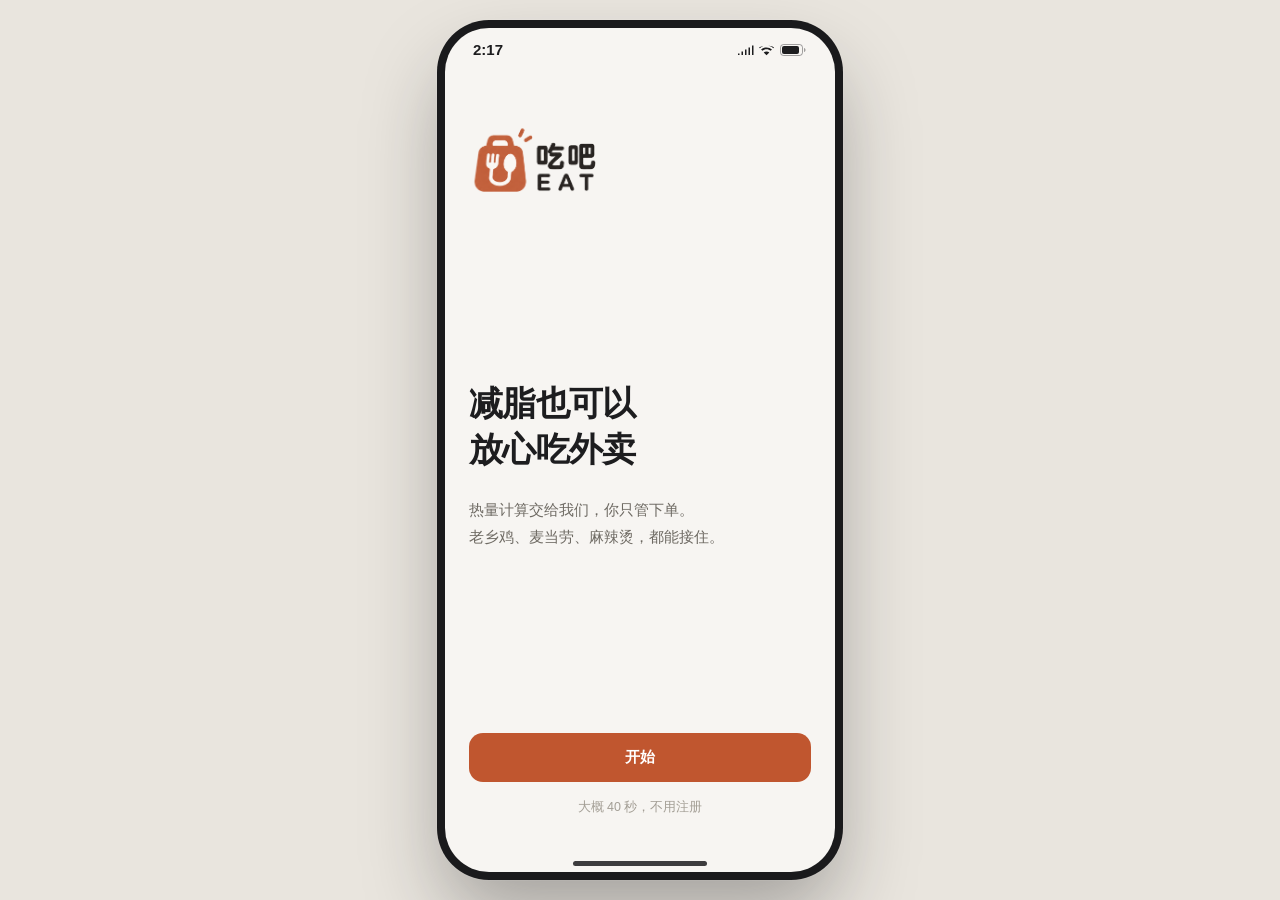
<file: index.html>
<!doctype html>
<html lang="zh-CN">
<head>
  <meta charset="utf-8" />
  <meta name="viewport" content="width=device-width, initial-scale=1, viewport-fit=cover, maximum-scale=1" />
  <meta name="theme-color" content="#F7F5F2" />
  <meta name="apple-mobile-web-app-capable" content="yes" />
  <meta name="apple-mobile-web-app-status-bar-style" content="default" />
  <meta name="description" content="吃吧 — 减脂也可以放心吃外卖。热量计算交给我们，你只管下单。" />
  <link rel="manifest" href="./manifest.webmanifest?v=39" />
  <link rel="icon" type="image/png" sizes="32x32" href="./assets/brand/favicon-32.png" />
  <link rel="apple-touch-icon" href="./assets/brand/apple-touch-icon.png" />
  <!--
    v2 redesign: system font stack only (PingFang SC / SF Pro). No webfonts —
    zero network dependency, instant paint everywhere, native app feel.
  -->
  <link rel="stylesheet" href="./styles/main.css?v=39" />
  <title>吃吧 · EAT</title>
</head>
<body>
  <!--
    整个 App 是一个 iPhone 视觉比例的容器：
    - 移动端全屏
    - 桌面端居中，模拟 390 × 844 (iPhone 14 Pro) 的画布
  -->
  <div class="device" id="device">
    <div class="status-bar" aria-hidden="true">
      <span class="status-time" id="statusTime">9:41</span>
      <span class="status-icons">
        <svg width="17" height="11" viewBox="0 0 17 11" fill="none" aria-hidden="true">
          <path d="M1 8.5V10H2.5V8.5H1ZM4.5 6.5V10H6V6.5H4.5ZM8 4.5V10H9.5V4.5H8ZM11.5 2.5V10H13V2.5H11.5ZM15 0.5V10H16.5V0.5H15Z" fill="currentColor"/>
        </svg>
        <svg width="16" height="11" viewBox="0 0 16 11" fill="none" aria-hidden="true">
          <path d="M8 10.5L11 7.5C10.2 6.7 9.15 6.25 8 6.25C6.85 6.25 5.8 6.7 5 7.5L8 10.5ZM8 4C9.7 4 11.25 4.65 12.4 5.7L13.8 4.3C12.3 2.85 10.25 2 8 2C5.75 2 3.7 2.85 2.2 4.3L3.6 5.7C4.75 4.65 6.3 4 8 4ZM8 0C10.75 0 13.3 1.05 15.2 2.8L16 2C13.9 0.75 11.05 0 8 0C4.95 0 2.1 0.75 0 2L0.8 2.8C2.7 1.05 5.25 0 8 0Z" fill="currentColor" transform="translate(0 0.5) scale(0.94)"/>
        </svg>
        <svg width="27" height="12" viewBox="0 0 27 12" fill="none" aria-hidden="true">
          <rect x="0.5" y="0.5" width="22" height="11" rx="3" stroke="currentColor" stroke-opacity="0.4"/>
          <rect x="2" y="2" width="17" height="8" rx="2" fill="currentColor"/>
          <path d="M24 4V8C25 7.7 25.5 6.9 25.5 6C25.5 5.1 25 4.3 24 4Z" fill="currentColor" fill-opacity="0.4"/>
        </svg>
      </span>
    </div>

    <main class="screen-root" id="screenRoot" role="main">
      <!-- Screens are injected by app.js -->
    </main>

    <nav class="tab-bar" id="tabBar" aria-label="主导航">
      <button class="tab" data-tab="today" aria-label="今天">
        <svg viewBox="0 0 24 24" width="22" height="22" fill="none" stroke="currentColor" stroke-width="1.6" stroke-linecap="round" stroke-linejoin="round">
          <circle cx="12" cy="12" r="9"/>
          <path d="M12 7v5l3 2"/>
        </svg>
        <span>今天</span>
      </button>
      <button class="tab tab-primary" data-tab="meal" aria-label="这顿怎么样">
        <span class="tab-primary-inner">
          <svg viewBox="0 0 24 24" width="22" height="22" fill="none" stroke="currentColor" stroke-width="1.6" stroke-linecap="round" stroke-linejoin="round">
            <path d="M4 3v8a3 3 0 0 0 6 0V3"/>
            <path d="M7 11v10"/>
            <path d="M17 3c-1.5 2-2 4-2 7h4c0-3-0.5-5-2-7z"/>
            <path d="M17 10v11"/>
          </svg>
        </span>
      </button>
      <button class="tab" data-tab="next" aria-label="下一顿">
        <svg viewBox="0 0 24 24" width="22" height="22" fill="none" stroke="currentColor" stroke-width="1.6" stroke-linecap="round" stroke-linejoin="round">
          <path d="M4 12h16a8 8 0 0 1-16 0z"/>
          <path d="M8 8c0-1.5 1-2 1-3.5M13 8c0-1.5 1-2 1-3.5"/>
        </svg>
        <span>下一顿</span>
      </button>
    </nav>

    <div class="home-indicator" aria-hidden="true"></div>
  </div>

  <script type="module" src="./src/app.js?v=39"></script>
</body>
</html>
</file>
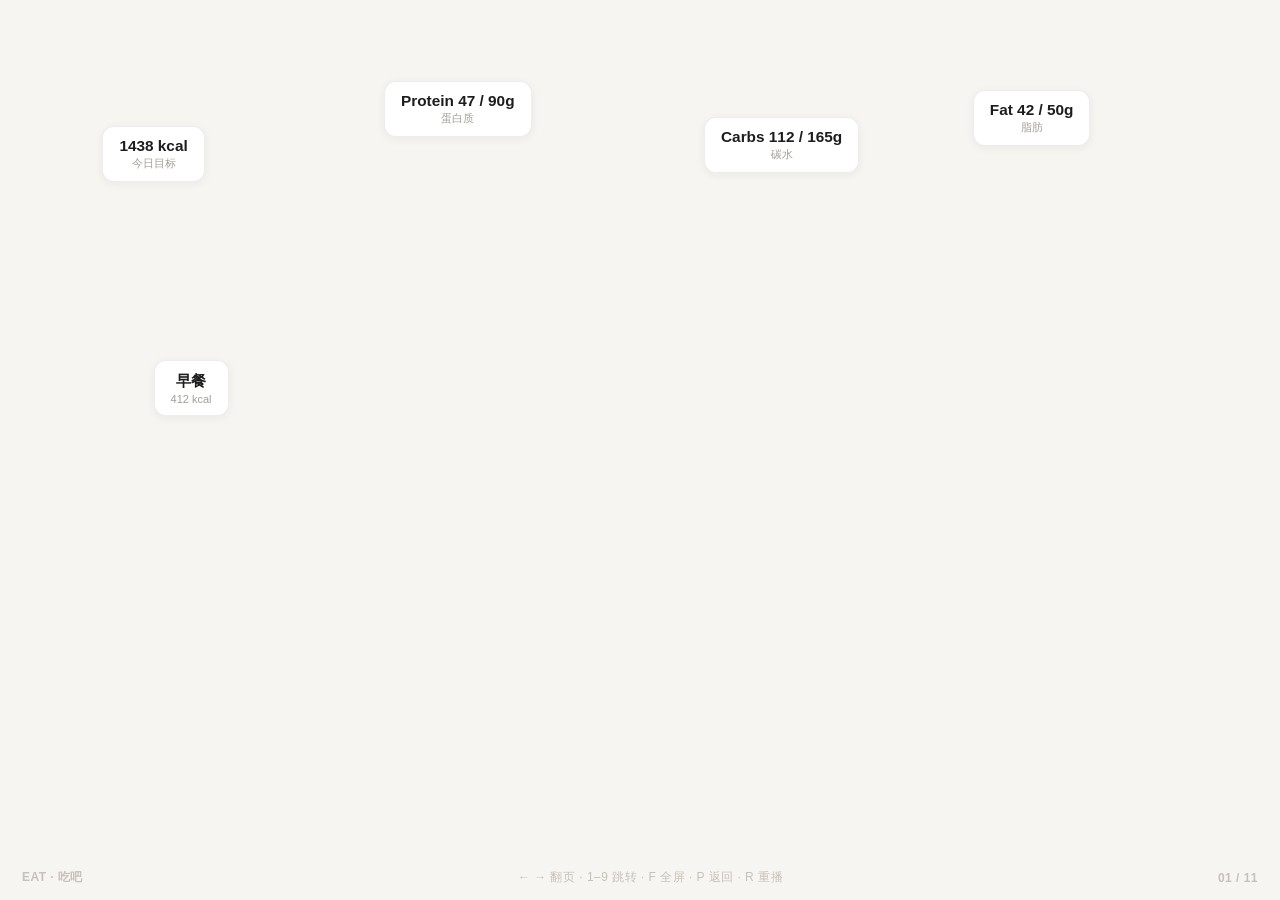
<file: presentation/index.html>
<!doctype html>
<html lang="zh-CN">
<head>
<meta charset="utf-8" />
<meta name="viewport" content="width=device-width, initial-scale=1" />
<title>吃吧 EAT — 产品发布</title>
<style>
/* ==========================================================================
   EAT / 吃吧 — Launch Presentation
   Full-screen HTML presentation. 100% offline. No external dependencies.
   Visual system mirrors the app: warm off-white / charcoal / terracotta.
   ========================================================================== */
:root {
  --bg:      #F7F5F2;
  --bg-elev: #FFFFFF;
  --ink:     #1D1D1F;
  --ink-2:   #6E6A63;
  --ink-3:   #A39E95;
  --ink-4:   #C6C1B8;
  --accent:  #C0562F;
  --accent-deep: #A8471F;
  --accent-soft: #F6E8E0;
  --good:    #5E8C5A;
  --line:    rgba(29,29,31,0.08);
  --font: -apple-system, BlinkMacSystemFont, 'SF Pro Display', 'SF Pro Text',
          'PingFang SC', 'Hiragino Sans GB', 'Microsoft YaHei', sans-serif;
  --ease: cubic-bezier(0.22, 1, 0.36, 1);
}
* { box-sizing: border-box; margin: 0; padding: 0; }
html, body { height: 100%; overflow: hidden; }
body {
  font-family: var(--font); color: var(--ink); background: var(--bg);
  -webkit-font-smoothing: antialiased; user-select: none;
}

/* ---------- Stage & scenes ---------- */
#stage { position: fixed; inset: 0; }
.scene {
  position: absolute; inset: 0; display: flex; flex-direction: column;
  justify-content: center; align-items: center; text-align: center;
  padding: 6vh 7vw; opacity: 0; pointer-events: none;
  transition: opacity 420ms var(--ease);
}
.scene.on { opacity: 1; pointer-events: auto; }
.scene--dark { background: #0B0B0C; color: #F7F5F2; }

/* ---------- Reveal engine ---------- */
.rv {
  opacity: 0; transform: translateY(22px);
  transition: opacity 560ms var(--ease), transform 560ms var(--ease);
}
.rv.on { opacity: 1; transform: none; }
.rv-scale { transform: scale(0.94); }
.rv-scale.on { transform: scale(1); }
.rv-none { transform: none; }

/* ---------- Type ---------- */
.t-hero  { font-size: clamp(40px, 6.2vw, 84px); font-weight: 800; letter-spacing: -0.03em; line-height: 1.16; }
.t-big   { font-size: clamp(30px, 4.4vw, 58px); font-weight: 800; letter-spacing: -0.025em; line-height: 1.22; }
.t-title { font-size: clamp(24px, 3.2vw, 42px); font-weight: 700; letter-spacing: -0.02em; line-height: 1.3; }
.t-sub   { font-size: clamp(16px, 1.6vw, 22px); color: var(--ink-2); line-height: 1.7; }
.t-cap   { font-size: clamp(12px, 1.05vw, 15px); color: var(--ink-3); }
.t-en    { font-size: clamp(13px, 1.15vw, 17px); letter-spacing: 0.14em; text-transform: uppercase; color: var(--ink-3); font-weight: 600; }
.accent  { color: var(--accent); }
.dim     { color: var(--ink-2); }
.gap-s { height: 2.2vh; } .gap-m { height: 4.2vh; } .gap-l { height: 6.5vh; }

/* ---------- Scene 01 — hook ---------- */
.s1-field { position: absolute; inset: 0; }
.s1-chip {
  position: absolute; background: var(--bg-elev); border: 1px solid var(--line);
  border-radius: 12px; padding: 10px 16px; font-size: clamp(13px, 1.2vw, 17px);
  font-weight: 600; color: var(--ink); box-shadow: 0 2px 10px rgba(29,29,31,0.06);
  opacity: 0; transform: scale(0.9);
  transition: opacity 240ms var(--ease), transform 240ms var(--ease);
}
.s1-chip small { display: block; font-size: 11px; font-weight: 500; color: var(--ink-3); margin-top: 1px; }
.s1-chip.in { opacity: 1; transform: scale(1); }
.s1-field.collapse .s1-chip { opacity: 0 !important; transform: scale(0.82); }
.s1-center { position: relative; z-index: 2; }

/* ---------- Scene 02 — product reveal ---------- */
.s2-wrap { display: flex; align-items: center; justify-content: center; gap: 5.5vw; width: 100%; }
.phone {
  width: clamp(220px, 19vw, 300px); aspect-ratio: 9 / 19.3;
  background: #1D1D1F; border-radius: clamp(34px, 3vw, 46px); padding: clamp(9px, 0.8vw, 12px);
  box-shadow: 0 24px 60px rgba(29,29,31,0.22), inset 0 0 0 2px #3A3A3C;
  flex-shrink: 0;
}
.phone-inner { position: relative; width: 100%; height: 100%; border-radius: clamp(26px, 2.3vw, 36px); overflow: hidden; background: #111; }
.phone video { width: 100%; height: 100%; object-fit: cover; display: block; }
.phone .video-fallback {
  position: absolute; inset: 0; display: none; place-items: center; padding: 20px;
  color: var(--ink-3); font-size: 13px; line-height: 1.7; text-align: center; background: var(--bg);
}
.phone .video-missing .video-fallback { display: grid; }
.s2-lines { display: flex; flex-direction: column; gap: 3.4vh; text-align: left; max-width: 40vw; }
.s2-line { font-size: clamp(24px, 3vw, 42px); font-weight: 700; letter-spacing: -0.02em; line-height: 1.3; }
.s2-hint { margin-top: 2.4vh; }

/* ---------- Scene 03 — journey ---------- */
.s3-flow { display: flex; align-items: stretch; justify-content: center; gap: clamp(14px, 2vw, 30px); width: 100%; }
.s3-step {
  flex: 1; max-width: 24vw; background: var(--bg-elev); border: 1px solid var(--line);
  border-radius: 20px; padding: clamp(18px, 2.4vh, 30px) clamp(16px, 1.8vw, 26px);
  box-shadow: 0 1px 2px rgba(29,29,31,0.04); text-align: left;
}
.s3-num { font-size: 12px; font-weight: 700; letter-spacing: 0.12em; color: var(--accent); margin-bottom: 8px; }
.s3-step h3 { font-size: clamp(18px, 1.9vw, 26px); font-weight: 700; letter-spacing: -0.01em; margin-bottom: 12px; }
.s3-item { font-size: clamp(14px, 1.3vw, 18px); color: var(--ink-2); line-height: 1.9; }
.s3-arrow { align-self: center; color: var(--ink-4); font-size: clamp(20px, 2vw, 30px); font-weight: 300; flex-shrink: 0; }

/* ---------- Scene 04 — brands ---------- */
.s4-duo { display: flex; align-items: center; gap: clamp(20px, 3vw, 44px); }
.s4-duo .x { font-size: clamp(22px, 2.6vw, 36px); color: var(--ink-3); font-weight: 300; }
.s4-brand-hero { font-size: clamp(38px, 5.4vw, 76px); font-weight: 800; letter-spacing: -0.02em; }
.s4-tags { display: flex; flex-wrap: wrap; justify-content: center; gap: 10px 12px; max-width: 60vw; }
.s4-tag {
  background: var(--bg-elev); border: 1px solid var(--line); border-radius: 999px;
  padding: 8px 18px; font-size: clamp(14px, 1.3vw, 18px); font-weight: 600; color: var(--ink);
  box-shadow: 0 1px 2px rgba(29,29,31,0.04);
}

/* ---------- Scene — 典型一天 ---------- */
.sday-grid { display: grid; grid-template-columns: repeat(4, 1fr); gap: clamp(12px, 1.6vw, 22px); width: min(76vw, 900px); }
.sday-slot {
  background: var(--bg-elev); border: 1px solid var(--line); border-radius: 18px;
  padding: clamp(16px, 2.4vh, 26px) clamp(10px, 1vw, 18px); text-align: center;
  box-shadow: 0 1px 2px rgba(29,29,31,0.04);
}
.sday-slot .lbl { font-size: clamp(10px, 0.9vw, 12px); color: var(--accent); font-weight: 700; letter-spacing: 0.1em; margin-bottom: 9px; }
.sday-slot .em { font-size: clamp(26px, 2.8vw, 38px); line-height: 1; margin-bottom: 9px; }
.sday-slot .dish { font-size: clamp(13px, 1.15vw, 16px); font-weight: 600; line-height: 1.5; }
.sday-slot .kc { font-size: clamp(11px, 0.95vw, 13px); color: var(--ink-3); margin-top: 7px; font-weight: 500; }

/* ---------- Scene 05 — engine ---------- */
.s5-wrap { display: flex; align-items: center; justify-content: center; width: 100%; }
.s5-phone { transition: transform 800ms var(--ease); }
.s5-engine {
  width: 0; opacity: 0; overflow: hidden; flex-shrink: 0; text-align: left;
  transition: width 750ms var(--ease), opacity 500ms var(--ease) 140ms, margin-left 750ms var(--ease);
}
.s5-wrap.split .s5-engine { width: min(30vw, 480px); opacity: 1; margin-left: 5vw; }
.s5-engine.hide { opacity: 0 !important; transition: opacity 450ms var(--ease); }
.s5-chain { display: flex; flex-direction: column; align-items: flex-start; gap: 0; width: min(30vw, 480px); }
.s5-node {
  background: var(--bg-elev); border: 1px solid var(--line); border-radius: 10px;
  padding: 7px 16px; font-size: clamp(13px, 1.15vw, 16px); font-weight: 600;
  opacity: 0; transform: translateY(10px);
  transition: opacity 420ms var(--ease), transform 420ms var(--ease);
}
.s5-node.hot { border-color: var(--accent); background: var(--accent-soft); color: var(--accent-deep); }
.s5-node.on { opacity: 1; transform: none; }
.s5-link { width: 1.5px; height: 12px; background: var(--ink-4); margin-left: 24px; }

/* ---------- Scene 06 — precision ---------- */
.s6-giant { font-size: clamp(80px, 12vw, 170px); font-weight: 800; letter-spacing: -0.04em; line-height: 1; position: relative; display: inline-block; }
.s6-giant .unit { font-size: 0.32em; font-weight: 600; color: var(--ink-3); letter-spacing: 0; margin-left: 0.18em; }
.s6-strike {
  position: absolute; left: -3%; right: -3%; top: 52%; height: clamp(5px, 0.7vw, 9px);
  background: var(--accent); border-radius: 99px; transform: scaleX(0); transform-origin: left;
  transition: transform 620ms var(--ease);
}
.s6-strike.on { transform: scaleX(1); }
.s6-giant.struck { color: var(--ink-4); }
.s6-layers { display: flex; flex-direction: column; gap: 2.4vh; text-align: center; }
.s6-layer { font-size: clamp(17px, 1.8vw, 25px); font-weight: 700; line-height: 1.5; }
.s6-layer .say { font-weight: 400; color: var(--ink-2); }
.s6-clarify {
  background: var(--bg-elev); border: 1px solid var(--line); border-radius: 18px;
  padding: clamp(16px, 2.6vh, 28px) clamp(22px, 2.6vw, 40px); box-shadow: 0 2px 10px rgba(29,29,31,0.05);
}
.s6-clarify .q { font-size: clamp(18px, 2vw, 27px); font-weight: 700; margin-bottom: 14px; }
.s6-opts { display: flex; gap: 10px; justify-content: center; }
.s6-opt {
  border: 1.5px solid var(--line); background: var(--bg); border-radius: 999px;
  padding: 8px 20px; font-size: clamp(13px, 1.2vw, 17px); font-weight: 600; color: var(--ink-2);
}
.s6-opt.hot { border-color: var(--accent); background: var(--accent-soft); color: var(--accent-deep); }

/* ---------- Scene 07 — the work ---------- */
.s7-stats { display: flex; gap: clamp(24px, 4vw, 64px); justify-content: center; }
.s7-stat .n { font-size: clamp(48px, 6.4vw, 96px); font-weight: 800; letter-spacing: -0.035em; line-height: 1; }
.s7-stat .l { font-size: clamp(12px, 1vw, 15px); color: var(--ink-3); font-weight: 600; margin-top: 8px; letter-spacing: 0.02em; }
.s7-bars { display: flex; flex-direction: column; gap: 9px; width: min(560px, 46vw); }
.s7-bar { display: grid; grid-template-columns: 7em 1fr 4.5em; align-items: center; gap: 14px; }
.s7-bar .b { font-size: clamp(13px, 1.15vw, 16px); font-weight: 600; text-align: right; }
.s7-bar .track { height: 8px; background: var(--bg-soft, #F1EDE7); border-radius: 99px; overflow: hidden; }
.s7-bar .fill { height: 100%; width: 0; background: var(--accent); border-radius: 99px; transition: width 900ms var(--ease); }
.s7-bar .v { font-size: clamp(12px, 1vw, 14px); color: var(--ink-2); font-weight: 600; }
.s7-conf { display: flex; gap: clamp(18px, 2.6vw, 40px); justify-content: center; }
.s7-conf .c { text-align: center; }
.s7-conf .cn { font-size: clamp(26px, 3vw, 44px); font-weight: 800; letter-spacing: -0.02em; }
.s7-conf .cl { font-size: clamp(11px, 0.95vw, 14px); color: var(--ink-3); font-weight: 600; margin-top: 4px; }
.s7-quote {
  max-width: 760px; text-align: left; border-left: 3px solid var(--accent);
  padding: 4px 0 4px 22px; font-size: clamp(16px, 1.6vw, 22px); line-height: 1.8; color: var(--ink-2);
}

/* ---------- Scene 08 — team ---------- */
.s8-grid { display: grid; grid-template-columns: 1fr 1fr 1fr; gap: clamp(14px, 2vh, 24px); align-items: center; }
.s8-agent {
  background: var(--bg-elev); border: 1px solid var(--line); border-radius: 16px;
  padding: clamp(14px, 2vh, 22px) clamp(16px, 1.6vw, 24px); text-align: left;
  box-shadow: 0 1px 2px rgba(29,29,31,0.04);
}
.s8-agent .em { font-size: 24px; margin-bottom: 6px; }
.s8-agent h4 { font-size: clamp(15px, 1.35vw, 19px); font-weight: 700; margin-bottom: 4px; }
.s8-agent p { font-size: clamp(12px, 1.05vw, 14px); color: var(--ink-3); line-height: 1.6; }
.s8-center {
  background: var(--ink); color: var(--bg); border-radius: 16px;
  padding: clamp(18px, 2.6vh, 28px) clamp(20px, 2vw, 32px); text-align: center;
}
.s8-center h4 { font-size: clamp(16px, 1.5vw, 21px); font-weight: 700; margin-bottom: 6px; }
.s8-center p { font-size: clamp(12px, 1.05vw, 14px); opacity: 0.72; }

/* ---------- Scene 09 — one more thing ---------- */
.s9-btn {
  margin-top: 5vh; pointer-events: auto; cursor: pointer;
  background: transparent; color: #F7F5F2; border: 1.5px solid rgba(247,245,242,0.35);
  border-radius: 999px; padding: 16px 34px;
  font-family: var(--font); font-size: clamp(18px, 1.9vw, 26px); font-weight: 600;
  transition: background 200ms var(--ease), border-color 200ms, transform 200ms var(--ease);
}
.s9-btn:hover { background: var(--accent); border-color: var(--accent); }
.s9-btn:active { transform: scale(0.97); }
.s9-fallback { margin-top: 3vh; background: none; border: none; color: var(--ink-3); font-size: 13px; cursor: pointer; text-decoration: underline; font-family: var(--font); }

/* ---------- App overlay (easter egg / live app) ---------- */
#appOverlay {
  position: fixed; inset: 0; z-index: 100; background: #0B0B0C;
  opacity: 0; pointer-events: none; transition: opacity 260ms var(--ease);
}
#appOverlay.on { opacity: 1; pointer-events: auto; }
#appOverlay iframe { width: 100%; height: 100%; border: 0; display: block; }
#appOverlay .ov-video { width: 100%; height: 100%; object-fit: contain; background: #0B0B0C; display: block; }
#appOverlay .ov-hint {
  position: absolute; left: 50%; bottom: 26px; transform: translateX(-50%);
  color: rgba(247,245,242,0.55); font-size: 13px; font-weight: 600;
  letter-spacing: 0.06em; pointer-events: none;
  padding: 8px 18px; border-radius: 999px; background: rgba(11,11,12,0.55);
}
#appOverlay .ov-note {
  position: absolute; left: 50%; top: 50%; transform: translate(-50%, -50%);
  color: var(--ink-2); font-size: 15px; line-height: 1.8; text-align: center; background: var(--bg-elev);
  border: 1px solid var(--line); border-radius: 14px; padding: 22px 30px; max-width: 420px;
}

/* ---------- HUD ---------- */
#hud {
  position: fixed; left: 0; right: 0; bottom: 0; z-index: 50;
  display: flex; justify-content: space-between; align-items: center;
  padding: 14px 22px; pointer-events: none;
  font-size: 12px; font-weight: 600; color: var(--ink-4); letter-spacing: 0.04em;
  transition: color 400ms;
}
#hud .keys { color: var(--ink-4); font-weight: 500; }
body.dark #hud, body.dark #hud .keys { color: rgba(247,245,242,0.35); }
</style>
</head>
<body>

<div id="stage">

  <!-- ================= SCENE 01 — THE HOOK ================= -->
  <section class="scene" id="s1">
    <div class="s1-field" id="s1field"></div>
    <div class="s1-center">
      <h2 class="t-hero rv" data-r="2">减个脂，<br/>为什么要先学会做会计？</h2>
      <div class="gap-l"></div>
      <div class="rv rv-scale" data-r="3" style="display:flex;flex-direction:column;align-items:center">
        <img src="../assets/brand/logo-lockup.png" alt="吃吧 EAT" style="height:clamp(64px,8vh,96px);width:auto" />
        <div class="gap-m"></div>
        <p class="t-big">我们把减脂 App 里的卡路里<span class="accent">删了</span>。</p>
      </div>
      <div class="gap-m"></div>
      <p class="t-sub rv" data-r="4" style="font-size:clamp(16px,1.6vw,23px)">热量我算，你负责吃。</p>
    </div>
  </section>

  <!-- ================= SCENE 02 — PRODUCT REVEAL ================= -->
  <section class="scene" id="s2">
    <div class="s2-wrap">
      <div class="phone rv rv-scale" data-r="1">
        <div class="phone-inner" id="phoneInner">
          <video id="teaser" muted playsinline preload="auto"></video>
          <div class="video-fallback">teaser 未就绪<br/>请将视频放到<br/><b>presentation/assets/teaser.mp4</b></div>
        </div>
      </div>
      <div class="s2-lines">
        <p class="s2-line rv" data-r="2">截个订单就行。</p>
        <p class="s2-line rv" data-r="3">想吃汉堡也行。</p>
        <p class="s2-line rv" data-r="4">不知道，就别装知道。</p>
        <p class="s2-line accent rv" data-r="5">热量我算，你负责吃。</p>
        <p class="t-cap s2-hint rv" data-r="1" id="s2-hint">按 D 打开真实 App · 按 P 回到这里</p>
      </div>
    </div>
  </section>

  <!-- ================= SCENE 03 — RETHINK ================= -->
  <section class="scene" id="s3">
    <h2 class="t-big rv" data-r="1">我们不是把记录做得更聪明。</h2>
    <div class="gap-s"></div>
    <p class="t-sub rv" data-r="2" style="font-size:clamp(20px,2.2vw,30px);color:var(--ink)">我们想让你<span class="accent" style="font-weight:700">根本不用记账</span>。</p>
    <div class="gap-m"></div>
    <div class="s3-flow rv" data-r="3">
      <div class="s3-step">
        <div class="s3-num">01</div>
        <h3>吃了什么？</h3>
        <p class="s3-item">📸 拍一下<br/>📱 截订单<br/>💬 说一句</p>
      </div>
      <div class="s3-arrow">→</div>
      <div class="s3-step">
        <div class="s3-num">02</div>
        <h3>我来算。</h3>
        <p class="s3-item">Nutrition Engine<br/>+<br/>Takeout Database</p>
      </div>
      <div class="s3-arrow">→</div>
      <div class="s3-step">
        <div class="s3-num">03</div>
        <h3>下一顿怎么吃？</h3>
        <p class="s3-item">🍚 🍔 🍜 🥗 🍙</p>
      </div>
    </div>
    <div class="gap-m"></div>
    <p class="t-title rv" data-r="4">从记录工具，变成<span class="accent">决策工具</span>。</p>
  </section>

  <!-- ================= SCENE 04 — TAKEOUT NATIVE ================= -->
  <section class="scene" id="s4">
    <h2 class="t-big rv" data-r="1">减脂餐，不只有鸡胸肉沙拉。</h2>
    <div class="gap-m"></div>
    <div class="s4-duo rv rv-scale" data-r="2">
      <span class="s4-brand-hero">老乡鸡</span>
      <span class="x">×</span>
      <span class="s4-brand-hero">麦当劳</span>
    </div>
    <div class="gap-m"></div>
    <div class="s4-tags rv" data-r="3">
      <span class="s4-tag">KFC</span><span class="s4-tag">Subway</span>
      <span class="s4-tag">米村</span><span class="s4-tag">塔斯汀</span>
      <span class="s4-tag">FOODBOWL</span><span class="s4-tag">沙野</span>
      <span class="s4-tag">全家</span><span class="s4-tag">罗森</span>
      <span class="s4-tag">麻辣烫</span>
    </div>
    <div class="gap-m"></div>
    <p class="t-title rv" data-r="4">中式、西式、轻食、快餐，<br/>都应该能被理解。</p>
    <div class="gap-s"></div>
    <p class="t-cap rv" data-r="5">从『小炒肉要不要减饭』到『今晚能不能吃汉堡』。</p>
  </section>

  <!-- ================= SCENE — 典型一天 ================= -->
  <section class="scene" id="sday">
    <h2 class="t-big rv" data-r="1">为你准备好了</h2>
    <div class="gap-s"></div>
    <p class="t-title rv" data-r="2">外卖也可以减脂的<span class="accent">典型一天</span></p>
    <div class="gap-m"></div>
    <div class="sday-grid">
      <div class="sday-slot rv" data-r="3">
        <div class="lbl">早餐</div>
        <div class="em">🥛</div>
        <div class="dish">无糖豆浆＋茶叶蛋</div>
        <div class="kc">约 180 千卡</div>
      </div>
      <div class="sday-slot rv" data-r="3" style="transition-delay:110ms">
        <div class="lbl">午餐</div>
        <div class="em">🍚</div>
        <div class="dish">老乡鸡小炒肉＋糙米饭</div>
        <div class="kc">约 550 千卡</div>
      </div>
      <div class="sday-slot rv" data-r="3" style="transition-delay:220ms">
        <div class="lbl">晚餐</div>
        <div class="em">🍜</div>
        <div class="dish">麻辣烫 · 多菜清汤</div>
        <div class="kc">约 500 千卡</div>
      </div>
      <div class="sday-slot rv" data-r="3" style="transition-delay:330ms">
        <div class="lbl">加餐</div>
        <div class="em">🍌</div>
        <div class="dish">香蕉</div>
        <div class="kc">约 90 千卡</div>
      </div>
    </div>
    <div class="gap-m"></div>
    <p class="t-sub rv" data-r="4">一天约 1300 千卡，蛋白质和蔬菜都照顾到了。</p>
    <div class="gap-s"></div>
    <p class="t-title accent rv" data-r="5">照着点就行。</p>
  </section>

  <!-- ================= SCENE 05 — FRONTEND / BACKEND ================= -->
  <section class="scene" id="s5">
    <div id="s5titles">
      <h2 class="t-big rv" data-r="1">用户不需要懂这些。</h2>
      <div class="gap-s"></div>
      <h2 class="t-big rv" data-r="2">但产品<span class="accent">必须懂</span>。</h2>
    </div>
    <div class="gap-m"></div>
    <div class="s5-wrap" id="s5wrap">
      <div class="s5-phone rv rv-scale" data-r="1">
        <div class="phone" style="width:clamp(180px,15vw,240px)">
          <div class="phone-inner" style="background:var(--bg);display:flex;flex-direction:column;justify-content:center;gap:14px;padding:22px">
            <div style="background:var(--bg-elev);border:1px solid var(--line);border-radius:12px;padding:10px 14px;text-align:left;font-size:clamp(12px,0.95vw,15px);font-weight:600">Protein · <span style="color:var(--warm)">有点少</span></div>
            <div style="background:var(--bg-elev);border:1px solid var(--line);border-radius:12px;padding:10px 14px;text-align:left;font-size:clamp(12px,0.95vw,15px);font-weight:600">Plants · <span style="color:var(--good)">可以更多</span></div>
            <div style="background:var(--bg-elev);border:1px solid var(--line);border-radius:12px;padding:10px 14px;text-align:left;font-size:clamp(12px,0.95vw,15px);font-weight:600">Energy · <span style="color:var(--good)">很舒服</span></div>
          </div>
        </div>
      </div>
      <div class="s5-engine" id="s5engine">
        <div class="s5-chain" id="s5chain"></div>
      </div>
    </div>
    <div class="gap-m"></div>
    <h2 class="t-big rv" data-r="4">今晚可以<span class="accent">正常吃</span>。</h2>
    <div class="gap-s"></div>
    <p class="t-en rv" data-r="4">The engine calculates. You just eat.</p>
  </section>

  <!-- ================= SCENE 06 — PRECISION ================= -->
  <section class="scene" id="s6">
    <div class="s6-giant rv rv-none" data-r="1" id="s6giant">632<span class="unit">kcal</span><span class="s6-strike" id="s6strike"></span></div>
    <div class="gap-m"></div>
    <div class="rv" data-r="2">
      <span class="s6-giant" style="font-size:clamp(44px,5.6vw,80px)">520–680</span>
      <span class="unit t-sub" style="font-size:clamp(14px,1.3vw,19px);margin-left:12px">kcal · 估算</span>
    </div>
    <div class="gap-m"></div>
    <div class="s6-layers">
      <p class="s6-layer rv" data-r="3">官方营养数据 <span class="say">→ 我知道。</span></p>
      <p class="s6-layer rv" data-r="3">可信实测 / 拆解 <span class="say">→ 我大概知道。</span></p>
      <p class="s6-layer rv" data-r="3">只有照片 / 描述 <span class="say">→ 我不应该装知道。</span></p>
    </div>
    <div class="gap-m"></div>
    <div class="s6-clarify rv rv-scale" data-r="4">
      <p class="q">「麻酱加了吗？」</p>
      <div class="s6-opts">
        <span class="s6-opt">没加</span><span class="s6-opt">一点</span><span class="s6-opt hot">正常量</span>
      </div>
    </div>
    <div class="gap-m"></div>
    <p class="t-en rv" data-r="5" style="color:var(--accent);letter-spacing:0.2em">AI shouldn't fake precision.</p>
  </section>

  <!-- ================= SCENE 07 — THE WORK ================= -->
  <section class="scene" id="s7">
    <h2 class="t-big rv" data-r="1">然后，我们真的去把外卖扒了。</h2>
    <div class="gap-m"></div>
    <div class="s7-stats rv" data-r="2">
      <div class="s7-stat"><div class="n" data-n="791">0</div><div class="l">SKU</div></div>
      <div class="s7-stat"><div class="n" data-n="830">0</div><div class="l">NUTRITION SOURCES</div></div>
      <div class="s7-stat"><div class="n" data-n="10">0</div><div class="l">CORE BRANDS</div></div>
      <div class="s7-stat"><div class="n" data-n="21">0</div><div class="l">GENERIC TEMPLATES</div></div>
    </div>
    <div class="gap-m"></div>
    <div class="s7-bars rv" data-r="3" id="s7bars">
      <div class="s7-bar"><span class="b">老乡鸡</span><span class="track"><span class="fill" data-w="100"></span></span><span class="v">191 / 191</span></div>
      <div class="s7-bar"><span class="b">麦当劳</span><span class="track"><span class="fill" data-w="100"></span></span><span class="v">60 / 60</span></div>
      <div class="s7-bar"><span class="b">米村</span><span class="track"><span class="fill" data-w="91"></span></span><span class="v">91%</span></div>
      <div class="s7-bar"><span class="b">塔斯汀</span><span class="track"><span class="fill" data-w="90"></span></span><span class="v">90%</span></div>
      <div class="s7-bar"><span class="b">KFC</span><span class="track"><span class="fill" data-w="87"></span></span><span class="v">87%</span></div>
      <div class="s7-bar"><span class="b">FOODBOWL</span><span class="track"><span class="fill" data-w="83"></span></span><span class="v">83%</span></div>
      <div class="s7-bar"><span class="b">沙野</span><span class="track"><span class="fill" data-w="82"></span></span><span class="v">82%</span></div>
    </div>
    <div class="gap-s"></div>
    <p class="t-sub rv" data-r="4">830 pages —— 老乡鸡官方溯源报告</p>
    <div class="gap-s"></div>
    <div class="s7-conf rv" data-r="5">
      <div class="c"><div class="cn">255</div><div class="cl">A</div></div>
      <div class="c"><div class="cn">38</div><div class="cl">B</div></div>
      <div class="c"><div class="cn">202</div><div class="cl">C</div></div>
      <div class="c"><div class="cn">13</div><div class="cl">D</div></div>
      <div class="c"><div class="cn">283</div><div class="cl">U</div></div>
    </div>
    <div class="gap-s"></div>
    <p class="t-sub rv" data-r="6" style="color:var(--ink)">不知道，就是不知道。<br/><span class="dim">不会为了填满数据库硬猜。</span></p>
    <div class="gap-s"></div>
    <div class="s7-quote rv" data-r="7">「我一开始以为最难的是写 App。后来发现最难的问题是：老乡鸡这盘小炒肉，一份到底多少克。」</div>
  </section>

  <!-- ================= SCENE 08 — VIBE CODED ================= -->
  <section class="scene" id="s8">
    <h2 class="t-big rv" data-r="1">我不会开发 App。</h2>
    <div class="gap-s"></div>
    <p class="t-sub rv" data-r="2" style="font-size:clamp(20px,2.2vw,30px);color:var(--ink)">所以我临时组了个 <span class="accent" style="font-weight:700">AI 产品团队</span>。</p>
    <div class="gap-m"></div>
    <div class="s8-grid rv" data-r="3">
      <div class="s8-agent"><div class="em">🔎</div><h4>Research Agent</h4><p>品牌 / 菜单 / 官网 / PDF / Browser Use</p></div>
      <div class="s8-center"><h4>Product Director</h4><p>决定什么值得做。</p></div>
      <div class="s8-agent"><div class="em">🧹</div><h4>Data Engineer</h4><p>normalize / validate / provenance / confidence</p></div>
      <div class="s8-agent"><div class="em">🧮</div><h4>Nutrition Engine</h4><p>rules / formulas / recommendation</p></div>
      <div></div>
      <div class="s8-agent"><div class="em">🎨</div><h4>Product Builder</h4><p>UI / interaction / code / animation</p></div>
    </div>
    <div class="gap-m"></div>
    <p class="t-title rv" data-r="4">Vibe coding 最有意思的，<br/>不是一句 Prompt 生成一个 App。</p>
    <div class="gap-s"></div>
    <p class="t-title accent rv" data-r="5">而是一个人终于可以组织一支产品团队。</p>
  </section>

  <!-- ================= SCENE 09 — ONE MORE THING ================= -->
  <section class="scene scene--dark" id="s9">
    <p class="t-hero rv" data-r="1" style="font-weight:600">One more thing.</p>
    <button class="s9-btn rv" data-r="2" id="eggBtn">今天就想吃点狠的？ 😈</button>
    <button class="s9-fallback rv" data-r="3" id="eggFallbackBtn">（备用入口：真机互动版彩蛋）</button>
  </section>

  <!-- ================= FINAL SCENE ================= -->
  <section class="scene" id="s10">
    <img src="../assets/brand/logo-lockup.png" alt="吃吧 EAT" class="rv rv-scale" data-r="1" style="height:clamp(80px,11vh,130px);width:auto" />
    <div class="gap-l"></div>
    <h2 class="t-hero rv" data-r="2">你的下一顿减脂餐，<br/>也可以是外卖。</h2>
    <div class="gap-l"></div>
    <div class="rv" data-r="3">
      <p class="t-title">EAT · 吃吧</p>
      <div class="gap-s"></div>
      <p class="t-en">The engine calculates. You just eat.</p>
    </div>
  </section>

</div>

<!-- App overlay -->
<div id="appOverlay">
  <iframe id="appFrame" src="about:blank" title="EAT"></iframe>
</div>

<!-- HUD -->
<div id="hud">
  <span>EAT · 吃吧</span>
  <span class="keys">← → 翻页 · 1–9 跳转 · F 全屏 · P 返回 · R 重播</span>
  <span id="hudCount">01 / 10</span>
</div>

<script>
/* ==========================================================================
   Presentation engine
   ========================================================================== */
(function () {
  'use strict';

  /* STANDALONE is flipped to true by build-standalone.py when every asset
     (logo + videos) is inlined into one portable HTML file. In that mode the
     affordances that need the sibling App build are hidden. */
  var STANDALONE = false;

  /* ---- media resolver -------------------------------------------------
     On the site the videos are ordinary files. In the standalone build the
     same bytes arrive as base64 in window.__EAT_MEDIA__ and are turned into
     Blob URLs — blob URLs behave like real files (seekable), whereas inlined
     data: URIs are unreliable for <video> across browsers. */
  var MEDIA_FILES = { teaser: 'assets/teaser.mp4?v=1', egg: 'assets/easter-demo.mp4?v=2' };
  var _blobCache = {};
  function b64ToBlobUrl(b64) {
    var chunks = b64.match(/.{1,32768}/g) || [];
    var parts = [];
    for (var i = 0; i < chunks.length; i++) {
      var bin = atob(chunks[i]);
      var bytes = new Uint8Array(bin.length);
      for (var j = 0; j < bin.length; j++) bytes[j] = bin.charCodeAt(j);
      parts.push(bytes);
    }
    return URL.createObjectURL(new Blob(parts, { type: 'video/mp4' }));
  }
  function mediaUrl(key) {
    var embedded = (window.__EAT_MEDIA__ || {})[key];
    if (!embedded) return MEDIA_FILES[key];
    if (!_blobCache[key]) {
      try { _blobCache[key] = b64ToBlobUrl(embedded); }
      catch (e) { _blobCache[key] = MEDIA_FILES[key]; }
    }
    return _blobCache[key];
  }

  var scenes = Array.prototype.slice.call(document.querySelectorAll('.scene'));
  var N = scenes.length;
  var cur = 0;
  var step = 0;
  var eggMode = null;          // 'egg' | 'app' while overlay is open
  var s1Timer = null;
  var s7Counted = false;

  function maxStep(s) {
    var m = 0;
    s.querySelectorAll('[data-r]').forEach(function (el) { m = Math.max(m, +el.dataset.r); });
    return m;
  }
  var MAX = scenes.map(maxStep);

  function apply() {
    var s = scenes[cur];
    s.querySelectorAll('[data-r]').forEach(function (el) {
      el.classList.toggle('on', +el.dataset.r <= step);
    });
  }

  function pad(n) { return (n < 10 ? '0' : '') + n; }
  function updateHud() {
    document.getElementById('hudCount').textContent = pad(cur + 1) + ' / ' + pad(N);
    document.body.classList.toggle('dark', scenes[cur].classList.contains('scene--dark'));
  }

  /* -------- per-scene hooks (keyed by scene id, insert-safe) -------- */
  var hooks = {
    s1: { /* hook — number spam */
      enter: function () { startSpam(); },
      step: function (n) {
        if (n >= 2) document.getElementById('s1field').classList.add('collapse');
      },
      leave: function () { stopSpam(); }
    },
    s2: { /* product reveal — teaser video */
      enter: function () {
        var v = document.getElementById('teaser');
        try { v.currentTime = 0; } catch (e) {}
        var p = v.play();
        if (p && p.catch) p.catch(function () {});
        v.onended = function () {
          if (cur === 1) { step = 5; apply(); }
        };
        v.onerror = function () {
          document.getElementById('phoneInner').classList.add('video-missing');
        };
      },
      leave: function () {
        var v = document.getElementById('teaser');
        v.onended = null;
        try { v.pause(); } catch (e) {}
      }
    },
    s5: { /* engine — phone slides left, chain expands */
      enter: function () {
        var chain = document.getElementById('s5chain');
        if (!chain.dataset.built) {
          var nodes = ['Age / Height / Weight', 'Mifflin-St Jeor', 'Activity Estimate', 'TDEE',
                       'Deficit Strategy', 'Protein', 'Fat Guardrail', 'Carbohydrate',
                       'Meal Guidance', 'Recommendation'];
          var html = '';
          nodes.forEach(function (t, i) {
            html += '<div class="s5-node' + (i === nodes.length - 1 ? ' hot' : '') + '" style="transition-delay:' + (i * 90) + 'ms">' + t + '</div>';
            if (i < nodes.length - 1) html += '<div class="s5-link"></div>';
          });
          chain.innerHTML = html;
          chain.dataset.built = '1';
        }
      },
      step: function (n) {
        document.getElementById('s5wrap').classList.toggle('split', n === 2);
        document.getElementById('s5engine').classList.toggle('hide', n >= 3);
        document.getElementById('s5chain').querySelectorAll('.s5-node').forEach(function (el) {
          el.classList.toggle('on', n === 2);
        });
      }
    },
    s6: { /* precision — strike through 632 */
      step: function (n) {
        var struck = n >= 2;
        document.getElementById('s6strike').classList.toggle('on', struck);
        document.getElementById('s6giant').classList.toggle('struck', struck);
      }
    },
    s7: { /* the work — count-ups + bars */
      enter: function () { s7Counted = false; },
      step: function (n) {
        var s7 = document.getElementById('s7');
        if (n >= 2 && !s7Counted) {
          s7Counted = true;
          s7.querySelectorAll('.s7-stat .n').forEach(countUp);
        }
        s7.querySelectorAll('.s7-bar .fill').forEach(function (f) {
          f.style.width = (n >= 3 ? f.dataset.w : 0) + '%';
        });
      }
    }
  };

  function countUp(el) {
    var target = +el.dataset.n, t0 = null, dur = 950;
    function frame(now) {
      if (!t0) t0 = now;
      var p = Math.min(1, (now - t0) / dur);
      var e = 1 - Math.pow(1 - p, 3);
      el.textContent = Math.round(target * e);
      if (p < 1) requestAnimationFrame(frame);
    }
    requestAnimationFrame(frame);
  }

  /* -------- scene 1 spam -------- */
  var CHIPS = [
    { t: '1438 kcal', s: '今日目标', x: 8,  y: 14 },
    { t: 'Protein 47 / 90g', s: '蛋白质', x: 30, y: 9  },
    { t: 'Carbs 112 / 165g', s: '碳水', x: 55, y: 13 },
    { t: 'Fat 42 / 50g', s: '脂肪', x: 76, y: 10 },
    { t: '早餐', s: '412 kcal', x: 12, y: 40 },
    { t: '午餐', s: '698 kcal', x: 78, y: 38 },
    { t: '今日剩余', s: '328 kcal', x: 42, y: 30 },
    { t: '目标', s: '每周 −0.5kg', x: 62, y: 42 },
    { t: '饮水 1200ml', s: '8 杯', x: 20, y: 64 },
    { t: '运动 0 分钟', s: '消耗 0 kcal', x: 68, y: 66 },
    { t: '+ 记录一餐', s: '称重了吗？', x: 40, y: 72 },
    { t: '已打卡 3 天', s: '连续记录', x: 84, y: 82 },
    { t: 'BMI 23.4', s: '正常', x: 6,  y: 86 },
    { t: '基础代谢 1320', s: 'kcal', x: 34, y: 88 }
  ];
  function startSpam() {
    var field = document.getElementById('s1field');
    field.classList.remove('collapse');
    field.innerHTML = '';
    stopSpam();
    CHIPS.forEach(function (c, i) {
      var el = document.createElement('div');
      el.className = 's1-chip';
      el.innerHTML = c.t + (c.s ? '<small>' + c.s + '</small>' : '');
      el.style.left = c.x + '%';
      el.style.top = c.y + '%';
      field.appendChild(el);
      s1Timer = setTimeout(function () { el.classList.add('in'); }, 240 + i * 190);
    });
  }
  function stopSpam() {
    if (s1Timer) { clearTimeout(s1Timer); s1Timer = null; }
  }

  /* -------- navigation -------- */
  function show(i, opts) {
    opts = opts || {};
    var prevHook = hooks[scenes[cur].id];
    if (prevHook && prevHook.leave) prevHook.leave();
    scenes[cur].classList.remove('on');
    cur = Math.max(0, Math.min(N - 1, i));
    step = 0;
    scenes[cur].classList.add('on');
    updateHud();
    var h = hooks[scenes[cur].id];
    // auto-advance to first beat (title) unless suppressed
    step = 1;
    apply();
    if (h && h.step) h.step(step);
    if (h && h.enter && !opts.noEnter) h.enter();
  }
  function next() {
    if (step < MAX[cur]) {
      step++;
      apply();
      var h = hooks[scenes[cur].id];
      if (h && h.step) h.step(step);
    } else if (cur < N - 1) {
      show(cur + 1);
    }
  }
  function prev() {
    if (step > 1) {
      step--;
      apply();
      var h = hooks[scenes[cur].id];
      if (h && h.step) h.step(step);
    } else if (cur > 0) {
      show(cur - 1);
      step = MAX[cur];
      apply();
    }
  }
  function reset() { show(cur); }

  /* -------- app overlay (easter egg / live app / fallback video) -------- */
  var overlay = document.getElementById('appOverlay');
  var frame = document.getElementById('appFrame');

  function openOverlay(mode, src) {
    eggMode = mode;
    clearOverlayMedia();
    frame.style.display = '';
    frame.src = src;
    overlay.classList.add('on');
  }
  function clearOverlayMedia() {
    overlay.querySelectorAll('.ov-video,.ov-note,.ov-hint').forEach(function (el) { el.remove(); });
  }
  function closeOverlay(toFinal) {
    overlay.classList.remove('on');
    // detach playback media (removal alone stops it; avoid pause() which can
    // block if the media element is suspended by a background tab)
    clearOverlayMedia();
    setTimeout(function () { frame.src = 'about:blank'; }, 300);
    var mode = eggMode; eggMode = null;
    if (mode === 'egg') show(N - 1);           // easter egg → final scene
    else reset();                              // live demo → back to current scene
  }

  /* Primary: play the recorded easter-egg walkthrough (fully offline,
     always works). Ends → final scene. P returns at any time. */
  function playEasterVideo() {
    eggMode = 'egg';
    frame.style.display = 'none';
    clearOverlayMedia();
    var v = document.createElement('video');
    v.className = 'ov-video';
    v.src = mediaUrl('egg');
    v.autoplay = true;
    v.playsInline = true;
    v.muted = true;              // muted so autoplay is always allowed
    overlay.appendChild(v);
    var hint = document.createElement('div');
    hint.className = 'ov-hint';
    hint.textContent = '彩蛋演示 · 按 P 随时返回';
    overlay.appendChild(hint);
    overlay.classList.add('on');
    var p = v.play();
    if (p && p.catch) p.catch(function () { /* paused by browser; P still works */ });
    v.onerror = function () {
      v.remove();
      var note = document.createElement('div');
      note.className = 'ov-note';
      note.innerHTML = '录屏未找到<br/><b>presentation/assets/easter-demo.mp4</b><br/><br/>按 P 返回演示。';
      overlay.appendChild(note);
    };
    v.onended = function () { closeOverlay(); };
  }

  document.getElementById('eggBtn').addEventListener('click', function (e) {
    e.currentTarget.blur();
    playEasterVideo();
  });
  document.getElementById('eggFallbackBtn').addEventListener('click', function (e) {
    e.currentTarget.blur();
    openOverlay('egg', '../index.html?demo=1#/easter?autostart=1');
  });

  // App (in iframe) asks to come back (P key pressed inside the app)
  window.addEventListener('message', function (e) {
    if (e.data && e.data.type === 'eat:return-to-presentation') closeOverlay();
  });

  /* -------- keyboard -------- */
  document.addEventListener('keydown', function (e) {
    var k = e.key;
    if (k === 'ArrowRight' || k === ' ' || k === 'Spacebar' || k === 'PageDown') {
      e.preventDefault(); next();
    } else if (k === 'ArrowLeft' || k === 'PageUp') {
      e.preventDefault(); prev();
    } else if (k === 'ArrowDown') {
      e.preventDefault(); next();
    } else if (k === 'ArrowUp') {
      e.preventDefault(); prev();
    } else if (k >= '1' && k <= '9') {
      show(+k - 1);
    } else if (k === '0') {
      var eggIdx = scenes.findIndex(function (s) { return s.id === 's9'; });
      show(eggIdx >= 0 ? eggIdx : N - 1);
    } else if (k === 'f' || k === 'F') {
      toggleFullscreen();
    } else if (k === 'p' || k === 'P') {
      if (overlay.classList.contains('on')) closeOverlay();
    } else if (k === 'r' || k === 'R') {
      reset();
    } else if (k === 'd' || k === 'D') {
      if (!STANDALONE) openOverlay('app', '../index.html?demo=1#/today');
    } else if (k === 'Escape') {
      // browser exits fullscreen natively; nothing to do
    }
  });

  function toggleFullscreen() {
    if (document.fullscreenElement || document.webkitFullscreenElement) {
      if (document.exitFullscreen) document.exitFullscreen();
      else if (document.webkitExitFullscreen) document.webkitExitFullscreen();
    } else {
      var el = document.documentElement;
      if (el.requestFullscreen) el.requestFullscreen();
      else if (el.webkitRequestFullscreen) el.webkitRequestFullscreen();
    }
  }

  /* -------- boot: scene 01 (or ?scene=&step= deep link) -------- */
  document.getElementById('teaser').src = mediaUrl('teaser');
  if (STANDALONE) {
    // No sibling App build in a single portable file: drop the affordances
    // that would otherwise point at ../index.html.
    var liveBtn = document.getElementById('eggFallbackBtn');
    if (liveBtn) liveBtn.remove();
    var dHint = document.getElementById('s2-hint');
    if (dHint) dHint.textContent = '视频自动播放 · 按 → 继续';
  }
  show(0);

  // Chrome suspends media loading while the tab is hidden; if a video was
  // started in a background tab, nudge it when we become visible.
  document.addEventListener('visibilitychange', function () {
    if (document.hidden) return;
    // teaser on scene 02
    if (cur === 1) {
      var tv = document.getElementById('teaser');
      if (tv && tv.currentTime === 0 && tv.readyState < 2) {
        try { tv.load(); } catch (e) {}
        var tp = tv.play();
        if (tp && tp.catch) tp.catch(function () {});
      }
    }
    // easter-egg recording in the overlay
    var ev = document.querySelector('#appOverlay.on .ov-video');
    if (ev && ev.paused && ev.currentTime === 0 && ev.readyState >= 2) {
      var ep = ev.play();
      if (ep && ep.catch) ep.catch(function () {});
    }
  });

  // Deep link for rehearsal / verification: ?scene=7&step=3 (1-based)
  try {
    var qs = new URLSearchParams(location.search);
    var sc = +qs.get('scene');
    if (sc >= 1 && sc <= N) {
      show(sc - 1);
      var st = +qs.get('step') || 1;
      while (step < st && step < MAX[cur]) {
        step++;
        apply();
        var hh = hooks[scenes[cur].id];
        if (hh && hh.step) hh.step(step);
      }
    }
  } catch (e) {}
})();
</script>
</body>
</html>
</file>
<file: styles/main.css>
/* ==========================================================================
   吃吧 / EAT — Design System v2 (Consumer App Redesign)
   ------------------------------------------------------------------------
   Direction: Apple-like consumer health app. Warm white base, terracotta
   accent, card-modular layout, system sans (PingFang SC / SF Pro).
   Explicitly REMOVED vs v1: serif display font, italic persona type,
   editorial hero blocks, heavy black slabs, large empty whitespace.
   ========================================================================== */

:root {
  /* Base — warm whites */
  --bg:          #F7F5F2;
  --bg-elev:     #FFFFFF;
  --bg-soft:     #F1EDE7;
  --bg-tint:     #FAF7F4;

  /* Ink */
  --ink:         #1D1D1F;
  --ink-2:       #6E6A63;
  --ink-3:       #A39E95;
  --ink-4:       #C6C1B8;

  /* Accent — terracotta, used sparingly (links, active states, CTA) */
  --accent:      #C0562F;
  --accent-deep: #A8471F;
  --accent-soft: #F6E8E0;

  /* Soft status tones (never neon) */
  --good:        #5E8C5A;  --good-soft:  #EAF0E6;
  --warm:        #C0913C;  --warm-soft:  #F7EDD6;

  /* Lines */
  --line:        rgba(29, 29, 31, 0.07);
  --line-2:      rgba(29, 29, 31, 0.12);

  /* Type — system sans only. No serif, no italic. */
  --font: -apple-system, BlinkMacSystemFont, 'SF Pro Text', 'SF Pro Display',
          'PingFang SC', 'Hiragino Sans GB', 'Microsoft YaHei', 'Helvetica Neue', sans-serif;

  /* Radii */
  --r-s:  10px;
  --r-m:  14px;
  --r-l:  18px;
  --r-xl: 24px;
  --r-pill: 980px;

  /* Elevation — light layering, never heavy shadows */
  --shadow-card: 0 1px 2px rgba(29,29,31,0.04);
  --shadow-pop:  0 4px 16px rgba(29,29,31,0.08);

  /* Spacing */
  --sp-1: 4px; --sp-2: 8px; --sp-3: 12px; --sp-4: 16px;
  --sp-5: 20px; --sp-6: 24px; --sp-7: 32px; --sp-8: 40px;

  --ease-out: cubic-bezier(0.22, 1, 0.36, 1);
  --dur: 220ms;
}

*, *::before, *::after { box-sizing: border-box; }
html, body { margin: 0; padding: 0; height: 100%; }
button { font: inherit; color: inherit; background: none; border: 0; cursor: pointer; padding: 0; }
input, textarea { font: inherit; color: inherit; }
ul, ol { margin: 0; padding: 0; list-style: none; }
svg { display: block; }
em, i { font-style: normal; }  /* kill any stray italics */
:focus-visible { outline: 2px solid var(--accent); outline-offset: 2px; border-radius: 4px; }

body {
  font-family: var(--font);
  font-size: 15px;
  line-height: 1.5;
  color: var(--ink);
  background: #E9E5DE;
  -webkit-font-smoothing: antialiased;
  display: flex; align-items: center; justify-content: center;
  min-height: 100dvh;
}

@media (prefers-reduced-motion: reduce) {
  *, *::before, *::after { animation-duration: 0.01ms !important; transition-duration: 0.01ms !important; }
}

/* ---------- Device frame ---------- */
.device {
  position: relative; width: 100%; max-width: 420px;
  height: 100dvh; max-height: 900px;
  background: var(--bg); overflow: hidden;
  display: flex; flex-direction: column; isolation: isolate;
}
@media (min-width: 500px) and (min-height: 700px) {
  .device {
    width: 390px; height: 844px; border-radius: 44px;
    box-shadow: 0 0 0 8px #1a1a1c, 0 0 0 9px rgba(255,255,255,0.06), 0 40px 80px rgba(29,29,31,0.35);
  }
  body { padding: 24px; }
}

.status-bar {
  position: absolute; top: 0; left: 0; right: 0; height: 44px;
  padding: 0 28px; display: flex; align-items: center; justify-content: space-between;
  font-size: 15px; font-weight: 600; color: var(--ink); z-index: 20; pointer-events: none;
}
.status-icons { display: flex; align-items: center; gap: 5px; }
.home-indicator {
  position: absolute; bottom: 6px; left: 50%; transform: translateX(-50%);
  width: 134px; height: 5px; background: var(--ink); border-radius: var(--r-pill);
  opacity: 0.85; z-index: 20; pointer-events: none;
}

.screen-root {
  flex: 1; overflow-y: auto; overflow-x: hidden;
  -webkit-overflow-scrolling: touch;
  padding: 52px 0 96px; scrollbar-width: none;
}
.screen-root::-webkit-scrollbar { display: none; }
.screen {
  padding: var(--sp-4) var(--sp-4) var(--sp-6);
  animation: screen-in var(--dur) var(--ease-out) both;
}
@keyframes screen-in { from { opacity: 0; transform: translateY(6px); } to { opacity: 1; transform: none; } }

/* ---------- Tab bar ---------- */
.tab-bar {
  position: absolute; left: 0; right: 0; bottom: 0; height: 84px;
  padding: 6px 20px 24px;
  display: grid; grid-template-columns: 1fr 1fr 1fr; align-items: start;
  background: rgba(247, 245, 242, 0.92);
  backdrop-filter: saturate(180%) blur(20px);
  -webkit-backdrop-filter: saturate(180%) blur(20px);
  border-top: 1px solid var(--line); z-index: 15;
}
.tab {
  display: flex; flex-direction: column; align-items: center; gap: 2px;
  padding: 8px 0 4px; color: var(--ink-3);
  font-size: 11px; font-weight: 500;
  transition: color var(--dur) var(--ease-out);
}
.tab.is-active { color: var(--accent); font-weight: 600; }
.device[data-mode="flow"] .tab-bar { display: none; }
.device[data-mode="flow"] .screen-root { padding-bottom: 24px; }

/* ---------- Type scale (sans only) ---------- */
.t-nav      { font-size: 26px; font-weight: 700; letter-spacing: -0.02em; line-height: 1.2; margin: 0; }
.t-title    { font-size: 21px; font-weight: 700; letter-spacing: -0.015em; line-height: 1.25; margin: 0; }
.t-card     { font-size: 16px; font-weight: 600; letter-spacing: -0.01em; line-height: 1.3; margin: 0; }
.t-body     { font-size: 14.5px; font-weight: 400; color: var(--ink-2); line-height: 1.55; margin: 0; }
.t-caption  { font-size: 12.5px; font-weight: 400; color: var(--ink-3); line-height: 1.45; margin: 0; }
.t-eyebrow  { font-size: 12px; font-weight: 600; color: var(--ink-2); letter-spacing: 0.01em; margin: 0; }

/* ---------- Buttons ---------- */
.btn {
  display: inline-flex; align-items: center; justify-content: center; gap: 6px;
  padding: 13px 20px; border-radius: var(--r-m);
  font-size: 15px; font-weight: 600; letter-spacing: -0.005em;
  min-height: 46px; width: 100%;
  transition: transform 120ms var(--ease-out), opacity 120ms, background 120ms;
}
.btn:active { transform: scale(0.98); }
.btn--primary { background: var(--accent); color: #fff; }
.btn--dark    { background: var(--ink); color: #fff; }
.btn--ghost   { background: var(--bg-elev); color: var(--ink); box-shadow: var(--shadow-card); }
.btn--soft    { background: var(--bg-soft); color: var(--ink); }
.btn--sm { padding: 8px 14px; min-height: 34px; font-size: 13px; width: auto; border-radius: var(--r-s); }
.btn[disabled] { opacity: 0.4; pointer-events: none; }
.link { color: var(--accent); font-size: 13.5px; font-weight: 500; padding: 6px 0; }
.link:active { opacity: 0.6; }

/* ---------- Cards ---------- */
.card {
  background: var(--bg-elev); border-radius: var(--r-l);
  padding: var(--sp-4); box-shadow: var(--shadow-card);
}
.section-gap { height: var(--sp-4); }

.sec-head {
  display: flex; align-items: baseline; justify-content: space-between;
  padding: var(--sp-5) var(--sp-1) var(--sp-2);
}
.sec-head__title { font-size: 16px; font-weight: 700; letter-spacing: -0.01em; }

/* ---------- Status chips row (Today) ---------- */
.status-row { display: grid; grid-template-columns: 1fr 1fr 1fr; gap: 10px; }
.status-chip {
  background: var(--bg-elev); border-radius: var(--r-m);
  padding: 12px 12px 11px; box-shadow: var(--shadow-card);
  display: flex; flex-direction: column; gap: 3px;
}
.status-chip__label { font-size: 11px; font-weight: 600; color: var(--ink-3); letter-spacing: 0.02em; }
.status-chip__value { font-size: 15px; font-weight: 600; letter-spacing: -0.01em; }
.status-chip__value[data-tone="good"] { color: var(--good); }
.status-chip__value[data-tone="warm"] { color: var(--warm); }
.status-chip__value[data-tone="ink"]  { color: var(--ink-2); }

/* ---------- Meal slot cards ---------- */
.meal-card {
  display: flex; align-items: center; gap: 12px; width: 100%; text-align: left;
  padding: 13px var(--sp-4);
  background: var(--bg-elev); border-radius: var(--r-m);
  box-shadow: var(--shadow-card);
  transition: transform 120ms var(--ease-out);
}
.meal-card:active { transform: scale(0.985); }
.meal-card + .meal-card { margin-top: 10px; }
.meal-card__icon {
  width: 44px; height: 44px; border-radius: var(--r-s);
  background: var(--bg-soft); display: grid; place-items: center;
  font-size: 22px; flex-shrink: 0;
}
.meal-card__body { flex: 1; min-width: 0; }
.meal-card__title { font-size: 15px; font-weight: 600; margin: 0 0 1px; }
.meal-card__meta { font-size: 12.5px; color: var(--ink-3); margin: 0; }
.meal-card__act {
  font-size: 12.5px; font-weight: 600; color: var(--accent); flex-shrink: 0;
  display: flex; align-items: center; gap: 2px;
}
.meal-card--empty { background: transparent; box-shadow: none; border: 1px dashed var(--line-2); }
.meal-card--empty .meal-card__icon { background: transparent; border: 1px dashed var(--line-2); }
.meal-card--empty .meal-card__title { color: var(--ink-2); font-weight: 500; }

/* ---------- Entry promo cards (Today bottom) ---------- */
.promo {
  display: flex; align-items: center; gap: 12px; width: 100%; text-align: left;
  padding: 14px var(--sp-4);
  background: var(--bg-elev); border-radius: var(--r-m); box-shadow: var(--shadow-card);
  transition: transform 120ms var(--ease-out);
}
.promo:active { transform: scale(0.985); }
.promo__icon {
  width: 40px; height: 40px; border-radius: var(--r-s);
  display: grid; place-items: center; flex-shrink: 0; font-size: 20px;
}
.promo__icon--day  { background: var(--good-soft); }
.promo__icon--next { background: var(--accent-soft); }
.promo__body { flex: 1; min-width: 0; display: flex; flex-direction: column; gap: 2px; }
.promo__title { font-size: 15px; font-weight: 600; margin: 0; display: block; }
.promo__sub { font-size: 12.5px; color: var(--ink-3); margin: 0; display: block; }
.promo__chev { color: var(--ink-4); flex-shrink: 0; }
.promo + .promo { margin-top: 10px; }

.quick-add {
  display: inline-flex; align-items: center; gap: 6px;
  padding: 9px 14px; border-radius: var(--r-pill);
  background: var(--ink); color: #fff;
  font-size: 13.5px; font-weight: 600;
  transition: transform 120ms var(--ease-out);
}
.quick-add:active { transform: scale(0.95); }

/* ---------- Nutrition detail (collapsible, secondary) ---------- */
.nutri-detail { overflow: hidden; max-height: 0; opacity: 0; transition: max-height var(--dur) var(--ease-out), opacity var(--dur); }
.nutri-detail.is-open { max-height: 420px; opacity: 1; }
.nutri-detail__inner { padding-top: var(--sp-3); margin-top: var(--sp-3); border-top: 1px solid var(--line); }
.nutri-grid { display: grid; grid-template-columns: repeat(3, 1fr); gap: 10px; }
.nutri-cell {
  background: var(--bg-tint); border-radius: var(--r-s); padding: 10px 12px;
}
.nutri-cell__label { font-size: 11px; color: var(--ink-3); font-weight: 500; margin-bottom: 2px; }
.nutri-cell__value { font-size: 16px; font-weight: 700; letter-spacing: -0.01em; }
.nutri-cell__unit { font-size: 11px; color: var(--ink-3); font-weight: 400; margin-left: 2px; }

/* ---------- Category grid ---------- */
.cat-grid { display: grid; grid-template-columns: repeat(4, 1fr); gap: 10px; }
.cat-card {
  background: var(--bg-elev); border-radius: var(--r-m); border: 1px solid var(--line);
  padding: 14px 4px 11px; text-align: center;
  display: flex; flex-direction: column; align-items: center; gap: 6px;
  transition: transform 120ms var(--ease-out), border-color 120ms;
}
.cat-card:active { transform: scale(0.95); }
.cat-card__emoji { font-size: 26px; line-height: 1; }
.cat-card__label { font-size: 12.5px; font-weight: 600; color: var(--ink); }
.cat-card.is-active { border-color: var(--accent); background: var(--accent-soft); }

.method-grid { display: grid; grid-template-columns: 1fr 1fr; gap: 10px; }
.method-card {
  background: var(--bg-elev); border-radius: var(--r-m); border: 1px solid var(--line);
  padding: var(--sp-4); text-align: left;
  display: flex; flex-direction: column; gap: 8px;
  transition: transform 120ms var(--ease-out);
}
.method-card:active { transform: scale(0.97); }
.method-card--wide { grid-column: span 2; flex-direction: row; align-items: center; }
.method-card__icon {
  width: 38px; height: 38px; border-radius: var(--r-s);
  display: grid; place-items: center; flex-shrink: 0;
}
.method-card__label { font-size: 15px; font-weight: 600; }
.method-card__sub { font-size: 12px; color: var(--ink-3); }

.input-card {
  background: var(--bg-elev); border-radius: var(--r-m);
  border: 1px solid var(--line); padding: var(--sp-3) var(--sp-4);
  box-shadow: var(--shadow-card);
}
.input-field {
  width: 100%; min-height: 56px; border: 0; outline: none; resize: none;
  font-size: 15px; line-height: 1.5; background: transparent; color: var(--ink);
}
.input-field::placeholder { color: var(--ink-4); }
.input-actions {
  display: flex; align-items: center; justify-content: space-between;
  margin-top: var(--sp-2); padding-top: var(--sp-2); border-top: 1px solid var(--line);
}

.chip-row { display: flex; gap: 8px; overflow-x: auto; padding: 4px 0; scrollbar-width: none; }
.chip-row::-webkit-scrollbar { display: none; }
.chip {
  flex-shrink: 0; padding: 7px 13px;
  background: var(--bg-elev); border: 1px solid var(--line);
  border-radius: var(--r-pill); font-size: 13px; font-weight: 500; color: var(--ink-2);
}
.chip.is-active { background: var(--ink); color: #fff; border-color: var(--ink); }

.sec-head__note { font-size: 12px; color: var(--ink-3); font-weight: 500; }

.recent-row { display: flex; gap: 10px; overflow-x: auto; padding: 4px 0 6px; scrollbar-width: none; }
.recent-row::-webkit-scrollbar { display: none; }
.recent-card {
  flex-shrink: 0; display: flex; flex-direction: column; align-items: flex-start; gap: 3px;
  width: 92px; padding: 12px 12px 10px; background: var(--bg-elev);
  border: 1px solid var(--line); border-radius: var(--r-l);
  box-shadow: var(--shadow-card);
  transition: transform 140ms var(--ease-out), border-color 140ms;
}
.recent-card:active { transform: scale(0.96); border-color: var(--accent); }
.recent-card__emoji { font-size: 22px; line-height: 1; }
.recent-card__name { font-size: 13px; font-weight: 600; color: var(--ink); }
.recent-card__count { font-size: 11px; color: var(--ink-3); font-weight: 500; }

/* ---------- Brand SKU picker ---------- */
.sku-list { display: flex; flex-direction: column; gap: 8px; }
.sku-row {
  display: flex; align-items: center; gap: 13px;
  padding: 13px var(--sp-4); background: var(--bg-elev);
  border: 1px solid var(--line); border-radius: var(--r-m);
  text-align: left; box-shadow: var(--shadow-card);
  transition: transform 140ms var(--ease-out), border-color 140ms;
}
.sku-row:active { transform: scale(0.99); border-color: var(--accent); }
.sku-row__emoji { font-size: 26px; line-height: 1; flex-shrink: 0; }
.sku-row__main { flex: 1; min-width: 0; display: flex; flex-direction: column; gap: 3px; }
.sku-row__name { font-size: 15px; font-weight: 600; color: var(--ink); }
.sku-row__meta { font-size: 12.5px; color: var(--ink-2); }
.sku-row__chev { color: var(--ink-4); flex-shrink: 0; }

/* ---------- Result / verdict ---------- */
.verdict-card {
  background: var(--bg-elev); border-radius: var(--r-l);
  padding: var(--sp-5); box-shadow: var(--shadow-card);
}
.verdict__title { font-size: 19px; font-weight: 700; letter-spacing: -0.01em; margin: 0 0 6px; }
.verdict__body { font-size: 14.5px; color: var(--ink-2); line-height: 1.6; margin: 0; }
.verdict__body p { margin: 0 0 4px; }

.confidence-badge {
  display: inline-flex; align-items: center; gap: 5px;
  padding: 4px 10px; background: var(--bg-soft); border-radius: var(--r-pill);
  font-size: 11.5px; font-weight: 500; color: var(--ink-2);
}
.confidence-badge__dot { width: 6px; height: 6px; border-radius: 50%; background: var(--good); }
.confidence-badge[data-level="C"] .confidence-badge__dot { background: var(--warm); }
.confidence-badge[data-level="D"] .confidence-badge__dot { background: var(--ink-4); }

.estimate-range { font-size: 13.5px; font-weight: 600; color: var(--ink-2); }

.followup {
  background: var(--accent-soft); border-radius: var(--r-m); padding: var(--sp-4);
}
.followup__label { font-size: 11.5px; font-weight: 600; color: var(--accent); margin-bottom: 4px; }
.followup__q { font-size: 15px; font-weight: 600; margin: 0 0 var(--sp-3); }
.followup__opts { display: flex; flex-wrap: wrap; gap: 8px; }
.followup__opt {
  padding: 8px 14px; background: var(--bg-elev); border-radius: var(--r-pill);
  font-size: 13px; font-weight: 500;
}
.followup__opt.is-selected { background: var(--ink); color: #fff; }

/* ---------- Recommendation cards ---------- */
.reco-list { display: flex; flex-direction: column; gap: 10px; }
.reco-card {
  background: var(--bg-elev); border-radius: var(--r-l);
  padding: var(--sp-4); box-shadow: var(--shadow-card);
  text-align: left; width: 100%;
  border: 1px solid transparent;
  transition: transform 120ms var(--ease-out);
}
.reco-card:active { transform: scale(0.99); }
.reco-card.is-top { border-color: var(--line-2); }
.reco-card__head { display: flex; gap: 12px; align-items: flex-start; margin-bottom: 10px; }
.reco-card__emoji { font-size: 30px; line-height: 1; flex-shrink: 0; margin-top: 2px; }
.reco-card__name { font-size: 16px; font-weight: 700; margin: 0 0 1px; }
.reco-card__brand { font-size: 12.5px; color: var(--ink-3); margin: 0; }
.reco-card__reason { font-size: 13.5px; color: var(--ink-2); line-height: 1.55; margin: 0 0 10px; }
.reco-card__meta {
  display: flex; align-items: center; gap: 10px; flex-wrap: wrap;
  padding-top: 10px; border-top: 1px solid var(--line);
  font-size: 12px; color: var(--ink-3);
}
.tag-pill {
  padding: 3px 9px; border-radius: var(--r-pill);
  background: var(--bg-soft); font-size: 11px; font-weight: 500; color: var(--ink-2);
}
.badge-top {
  display: inline-flex; padding: 3px 10px; border-radius: var(--r-pill);
  background: var(--accent); color: #fff;
  font-size: 10.5px; font-weight: 600;
}

.combo { background: var(--bg-tint); border-radius: var(--r-m); padding: var(--sp-3); margin: 10px 0; }
.combo__item { display: flex; align-items: center; gap: 10px; padding: 7px 2px; }
.combo__emoji { font-size: 19px; width: 28px; text-align: center; flex-shrink: 0; }
.combo__name { font-size: 13.5px; font-weight: 500; flex: 1; min-width: 0; }
.combo__slot { font-size: 11.5px; color: var(--ink-3); font-weight: 500; flex-shrink: 0; }

/* ---------- Flow header ---------- */
.flow-header {
  display: flex; align-items: center; gap: var(--sp-3);
  padding: 6px var(--sp-6) 10px;
  animation: ob-rise-rev 420ms var(--ease-out) both;
}
.flow-progress { flex: 1; height: 3px; background: var(--line); border-radius: var(--r-pill); overflow: hidden; }
.flow-progress__bar { height: 100%; background: var(--accent); border-radius: var(--r-pill); transition: width var(--dur) var(--ease-out); }
.flow-icon-btn {
  width: 34px; height: 34px; border-radius: 50%;
  display: grid; place-items: center; color: var(--ink-2);
}
.flow-icon-btn:active { background: var(--bg-soft); }

/* onboarding */
.onboarding-q { display: flex; flex-direction: column; min-height: calc(100% - 52px); padding: 0 var(--sp-6); }
.onboarding-q__title { font-size: 26px; font-weight: 700; letter-spacing: -0.02em; line-height: 1.3; margin: var(--sp-7) 0 var(--sp-3); }
.onboarding-q__hint { font-size: 14.5px; color: var(--ink-2); line-height: 1.65; margin-bottom: var(--sp-6); }
.onboarding-q__options { display: flex; flex-direction: column; gap: 12px; margin-top: auto; padding-top: var(--sp-5); }
.opt {
  display: flex; align-items: center; justify-content: space-between; gap: 12px;
  padding: 16px var(--sp-4);
  background: var(--bg-elev); border: 1.5px solid var(--line);
  border-radius: var(--r-m); text-align: left; font-size: 15px; font-weight: 500;
  min-height: 56px;
  transition: border-color 160ms var(--ease-out), background 160ms var(--ease-out), transform 160ms var(--ease-out);
}
.opt:active { transform: scale(0.98); }
.opt.is-selected { border-color: var(--accent); background: var(--accent-soft); }
.opt__main { display: flex; flex-direction: column; gap: 1px; }
.opt__sub { font-size: 12px; color: var(--ink-3); font-weight: 400; }
.opt__check {
  width: 20px; height: 20px; border-radius: 50%; border: 1.5px solid var(--line-2);
  display: grid; place-items: center; flex-shrink: 0;
}
.opt.is-selected .opt__check { background: var(--accent); border-color: var(--accent); color: #fff; }
.opt.is-selected .opt__check { animation: check-pop 360ms var(--ease-out); }
@keyframes check-pop { 0% { transform: scale(0.55); } 60% { transform: scale(1.18); } 100% { transform: scale(1); } }

.stepper {
  display: flex; align-items: center; justify-content: space-between;
  padding: 12px var(--sp-3);
  background: var(--bg-elev); border: 1px solid var(--line); border-radius: var(--r-m);
}
.stepper__value { font-size: 30px; font-weight: 700; min-width: 90px; text-align: center; letter-spacing: -0.02em; }
.stepper__unit { font-size: 13px; color: var(--ink-3); font-weight: 400; }
.stepper__btn {
  width: 44px; height: 44px; border-radius: 50%; background: var(--bg-soft);
  display: grid; place-items: center; font-size: 19px; font-weight: 500;
  transition: transform 140ms var(--ease-out), background 140ms;
}
.stepper__btn:active { transform: scale(0.88); background: var(--line); }

.flow-cta {
  position: sticky; bottom: 0;
  margin-top: var(--sp-5);
  padding-top: var(--sp-4);
  padding-bottom: calc(var(--sp-5) + env(safe-area-inset-bottom, 0px));
  background: linear-gradient(to top, var(--bg) 60%, rgba(247, 245, 242, 0));
}
.ob-after {
  font-size: 15px; font-weight: 600; color: var(--accent);
  margin: var(--sp-5) 0 calc(-1 * var(--sp-2));
}

/* --- Onboarding motion & stage layout --- */
@keyframes ob-rise { from { opacity: 0; transform: translateY(20px); } to { opacity: 1; transform: none; } }
@keyframes ob-rise-rev { from { opacity: 0; transform: translateY(-16px); } to { opacity: 1; transform: none; } }
.ob-rise { animation: ob-rise 520ms var(--ease-out) both; }
.ob-flow--back .ob-rise { animation-name: ob-rise-rev; animation-duration: 380ms; }
@media (prefers-reduced-motion: reduce) {
  .ob-rise, .opt.is-selected .opt__check { animation: none; }
}
.ob-stage {
  flex: 1; display: flex; flex-direction: column;
  padding: var(--sp-8) var(--sp-6) var(--sp-7);
}
.ob-stage__mid { margin: auto 0; padding: var(--sp-6) 0; }

/* ---------- Loading ---------- */
.thinking { display: inline-flex; gap: 5px; align-items: center; }
.thinking span { width: 6px; height: 6px; border-radius: 50%; background: var(--ink-3); animation: think 1.2s infinite ease-in-out; }
.thinking span:nth-child(2) { animation-delay: 0.15s; }
.thinking span:nth-child(3) { animation-delay: 0.3s; }
@keyframes think { 0%,60%,100% { opacity: 0.25; transform: none; } 30% { opacity: 1; transform: translateY(-3px); } }

/* utils */
.hidden { display: none !important; }
.row { display: flex; align-items: center; gap: 10px; }
.row-between { display: flex; align-items: center; justify-content: space-between; gap: 10px; }
.divider { height: 1px; background: var(--line); margin: var(--sp-3) 0; }

/* ==========================================================================
   Easter egg — fake delivery parody (scoped .fe only; main tokens untouched)
   ========================================================================== */
.fe { --fe-red: #E8542A; --fe-orange: #FF7A00; --fe-yellow: #FFC900; --fe-green: #2BAE67; }
.fe-hero { padding: 6px 2px 0; }
.fe-title { font-size: 26px; font-weight: 800; letter-spacing: -0.02em; margin: 10px 0 0; }
.fe-sub { font-size: 13.5px; color: var(--ink-2); margin: 6px 0 0; }
.fe-badge {
  font-size: 10.5px; font-weight: 600; color: var(--fe-red);
  background: #FDEDE6; padding: 4px 10px; border-radius: var(--r-pill);
}
.fe-search {
  margin-top: 14px; padding: 12px 14px; border-radius: var(--r-pill);
  background: var(--bg-elev); box-shadow: var(--shadow-card);
  color: var(--ink-3); font-size: 14px;
}
.fe-cat-row { display: flex; gap: 8px; margin-top: 10px; overflow-x: auto; scrollbar-width: none; }
.fe-cat-row::-webkit-scrollbar { display: none; }
.fe-store { text-align: left; cursor: pointer; }
.fe-store__img, .fe-item__img {
  width: 56px; height: 56px; border-radius: var(--r-s);
  background: linear-gradient(135deg, #FFF3E8, #FDE7D8);
  display: grid; place-items: center; font-size: 30px; flex-shrink: 0;
}
.fe-item__img { width: 52px; height: 52px; font-size: 26px; }
.fe-tag {
  font-size: 11px; color: var(--ink-2); background: var(--bg-soft);
  padding: 2.5px 8px; border-radius: 6px;
}
.fe-tag--score { color: var(--fe-orange); background: #FFF3E8; font-weight: 700; }
.fe-price { color: var(--fe-red); font-weight: 800; font-size: 16px; }
.fe-price--big { font-size: 26px; }
.fe-price::before { content: '¥'; font-size: 0.62em; margin-right: 1px; }
.fe-price--big::before { font-size: 0.55em; }
.fe-item-hero { text-align: center; padding: 26px 16px; background: var(--bg-elev); border-radius: var(--r-xl); box-shadow: var(--shadow-card); margin-top: 12px; }
.fe-item-hero__img {
  display: inline-grid; place-items: center; width: 110px; height: 110px;
  border-radius: 26px; font-size: 60px;
  background: linear-gradient(135deg, #FFF3E8, #FDE7D8);
}
.fe-cta { background: linear-gradient(90deg, var(--fe-orange), var(--fe-red)); color: #fff; border-radius: var(--r-pill); }
.fe-add {
  width: 26px; height: 26px; border-radius: 50%;
  background: var(--fe-orange); color: #fff; font-weight: 700;
  display: grid; place-items: center; font-size: 16px;
}
.fe-bottombar {
  position: sticky; bottom: 0; margin-top: 16px;
  display: flex; align-items: center; justify-content: space-between; gap: 12px;
  background: var(--bg-elev); border-radius: var(--r-pill);
  padding: 10px 10px 10px 18px; box-shadow: var(--shadow-pop);
}
.fe-wait {
  position: absolute; inset: 0; z-index: 40;
  display: grid; place-items: center;
  background: rgba(29,29,31,0.55); backdrop-filter: blur(3px);
  color: #fff; font-size: 24px; font-weight: 800; letter-spacing: -0.01em;
  animation: fe-fade 260ms var(--ease-out) both;
}
.fe-wait--sub { font-size: 19px; }
@keyframes fe-fade { from { opacity: 0; } to { opacity: 1; } }
.fe-hidden-title { font-size: 12px; font-weight: 700; color: var(--fe-red); letter-spacing: 0.02em; text-align: left; margin: 0 0 4px; }
.fe-mask {
  position: absolute; inset: 0; z-index: 40;
  display: grid; place-items: center;
  background: rgba(29,29,31,0.5); backdrop-filter: blur(3px);
  animation: fe-fade 220ms both;
}
.fe-popup {
  width: min(300px, 84%); background: var(--bg-elev); border-radius: var(--r-xl);
  padding: 26px 22px; text-align: center; box-shadow: var(--shadow-pop);
  animation: fe-pop 320ms var(--ease-out) both;
}
@keyframes fe-pop { from { opacity: 0; transform: scale(0.9) translateY(10px); } to { opacity: 1; transform: none; } }
.center { text-align: center; }

/* easter egg photo tiles */
.fe-store__img img, .fe-item__img img, .fe-item-hero__img img {
  width: 100%; height: 100%; object-fit: cover;
  border-radius: inherit; display: block;
}
.fe-store__img { overflow: hidden; }
.fe-item__img { overflow: hidden; }
.fe-item-hero__img { overflow: hidden; }
</file>
